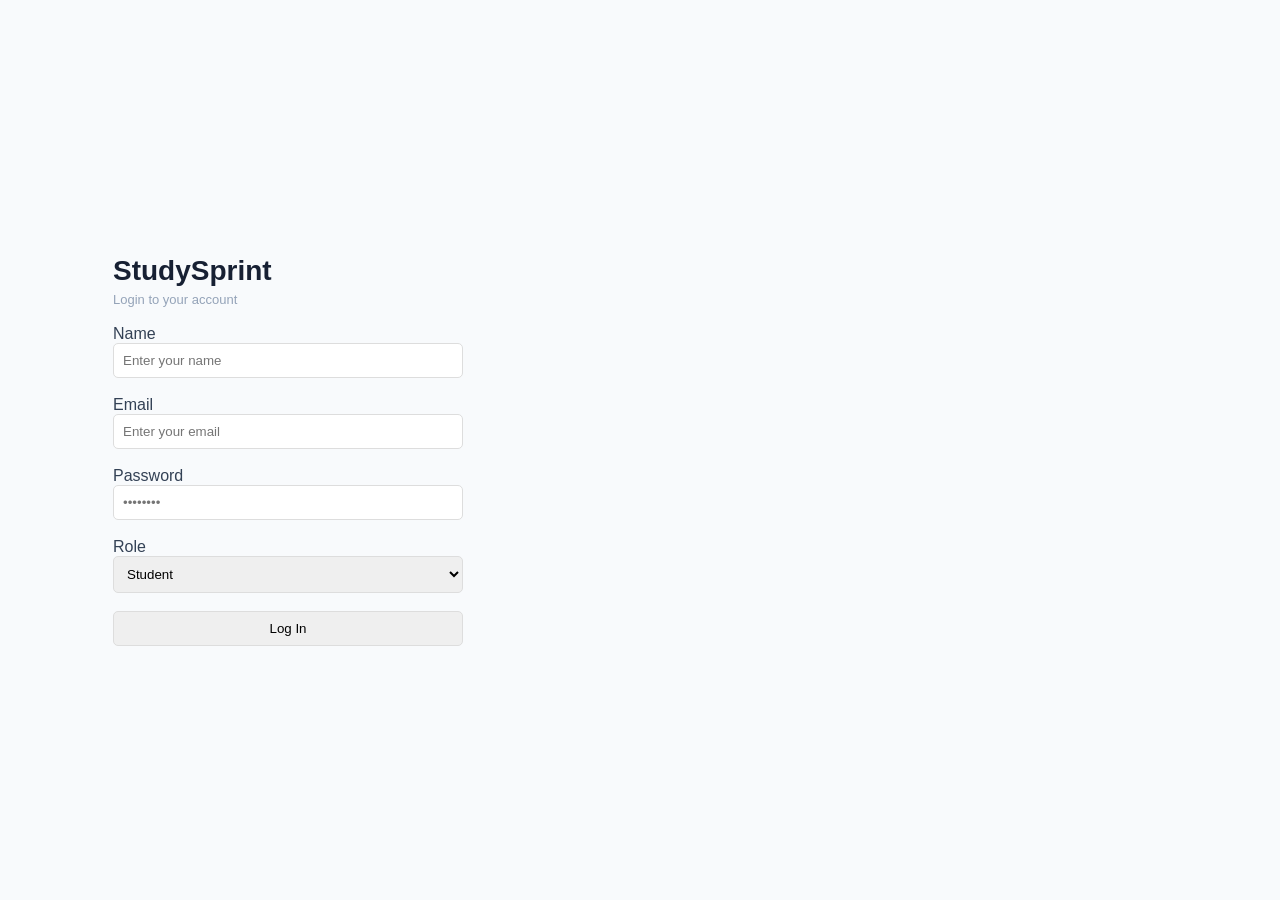
<file: index.html>
<!DOCTYPE html>
<html>
<head>
    <meta charset="UTF-8">
    <meta http-equiv="refresh" content="0; url=login.html">
    <title>StudySprint</title>
</head>

<body>

    <p>Loading StudySprint...</p>

</body>
</html>
</file>
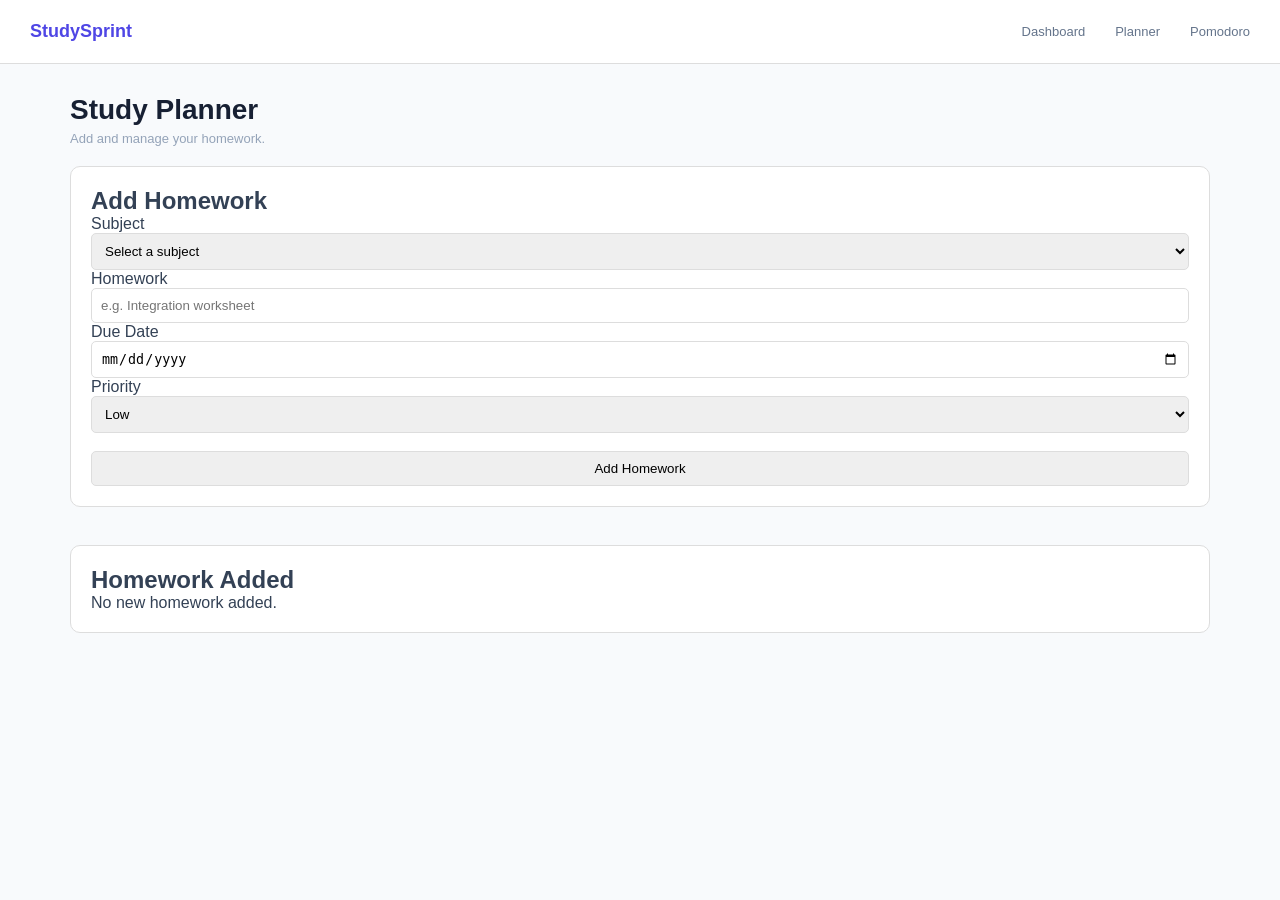
<file: data.htm>
<!DOCTYPE html>
<html lang="en">

<head>

    <meta charset="UTF-8">

    <meta name="viewport"
          content="width=device-width, initial-scale=1.0">

    <title>StudySprint Planner</title>

    <link rel="stylesheet" href="style.css">

</head>

<body>


<nav>

    <h2 class="logo">StudySprint</h2>

    <a href="homepage.htm">
        Dashboard
    </a>

    <a href="data.htm" class="active">
        Planner
    </a>

    <a href="other.htm">
        Pomodoro
    </a>

</nav>


<div class="container">


    <div class="page-heading">

        <h1>Study Planner</h1>

        <p class="subtitle">
            Add and manage your homework.
        </p>

    </div>


    <!-- ADD HOMEWORK -->

    <div class="card form-card">

        <h2>Add Homework</h2>


        <form onsubmit="addHomework(event)">


            <label>
                Subject
            </label>


            <select id="subject" required>

                <option value="">
                    Select a subject
                </option>

                <option>
                    Maths
                </option>

                <option>
                    English
                </option>

                <option>
                    Science
                </option>

                <option>
                    Computer Science
                </option>

                <option>
                    Geography
                </option>

            </select>


            <label>
                Homework
            </label>


            <input
                type="text"
                id="task"
                placeholder="e.g. Integration worksheet"
                required
            >


            <label>
                Due Date
            </label>


            <input
                type="date"
                id="dueDate"
                required
            >


            <label>
                Priority
            </label>


            <select id="priority">

                <option>
                    Low
                </option>

                <option>
                    Medium
                </option>

                <option>
                    High
                </option>

            </select>


            <br>
            <br>


            <input
                type="submit"
                value="Add Homework"
            >


        </form>

    </div>


    <br>


    <!-- RESULT -->

    <div class="card">

        <h2>Homework Added</h2>

        <div id="message">

            No new homework added.

        </div>

    </div>


</div>


<script src="script.js"></script>


</body>

</html>
</file>
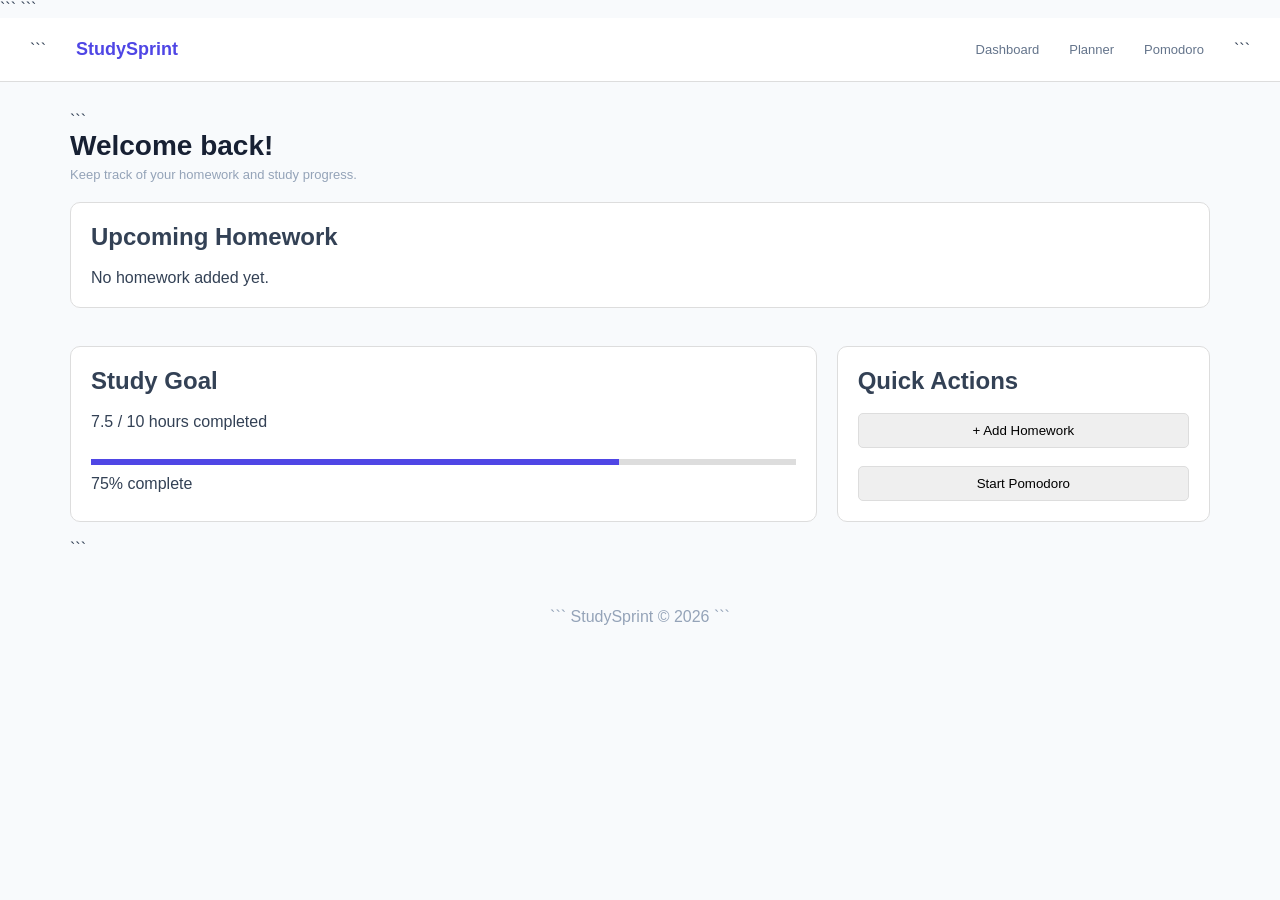
<file: homepage.htm>
<!DOCTYPE html>

<html lang="en">

<head>
    <meta charset="UTF-8">
    <meta name="viewport" content="width=device-width, initial-scale=1.0">

```
<title>StudySprint Dashboard</title>

<link rel="stylesheet" href="style.css">
```

</head>

<body>

<nav>

```
<h2 class="logo">
    StudySprint
</h2>

<a href="homepage.htm" class="active">
    Dashboard
</a>

<a href="data.htm">
    Planner
</a>

<a href="other.htm">
    Pomodoro
</a>
```

</nav>

<div class="container">

```
<!-- WELCOME -->

<div class="page-heading">

    <h1 id="message">
        Welcome back!
    </h1>

    <p id="userRole"></p>

    <p class="subtitle">
        Keep track of your homework and study progress.
    </p>

</div>


<!-- UPCOMING HOMEWORK -->

<div class="card">

    <h2>Upcoming Homework</h2>

    <br>

    <div id="homeworkList">

        <p>
            No homework added yet.
        </p>

    </div>

</div>


<br>


<!-- DASHBOARD INFORMATION -->

<div class="dashboard-grid">

    <!-- STUDY GOAL -->

    <div class="card">

        <h2>Study Goal</h2>

        <br>

        <p>
            7.5 / 10 hours completed
        </p>

        <br>

        <div class="progress-container">

            <div
                class="progress"
                style="width: 75%;">
            </div>

        </div>

        <p>
            75% complete
        </p>

    </div>


    <!-- QUICK ACTIONS -->

    <div class="card">

        <h2>Quick Actions</h2>

        <br>

        <a href="data.htm">

            <input
                type="button"
                value="+ Add Homework">

        </a>

        <br><br>

        <a href="other.htm">

            <input
                type="button"
                value="Start Pomodoro">

        </a>

    </div>

</div>


<br>


<!-- TEACHER AREA -->

<div
    id="teacherArea"
    class="card">

    <h2>Teacher/Admin Area</h2>

    <br>

    <p>
        Manage student information and monitor
        student progress.
    </p>

</div>
```

</div>

<footer>

```
StudySprint © 2026
```

</footer>

<script src="script.js"></script>

<script>


let name = new URLSearchParams(window.location.search).get("name");

if (name) {

    document.getElementById("message").innerHTML =
        "Hello " + name + "!";

}



let role = localStorage.getItem("userRole");



if (role) {

    document.getElementById("userRole").innerHTML =
        "Logged in as: <b>" + role + "</b>";

}




if (role === "Teacher" || role === "Admin") {

    document.getElementById("teacherArea").style.display =
        "block";

}
else {

    document.getElementById("teacherArea").style.display =
        "none";

}

</script>

</body>

</html>
</file>
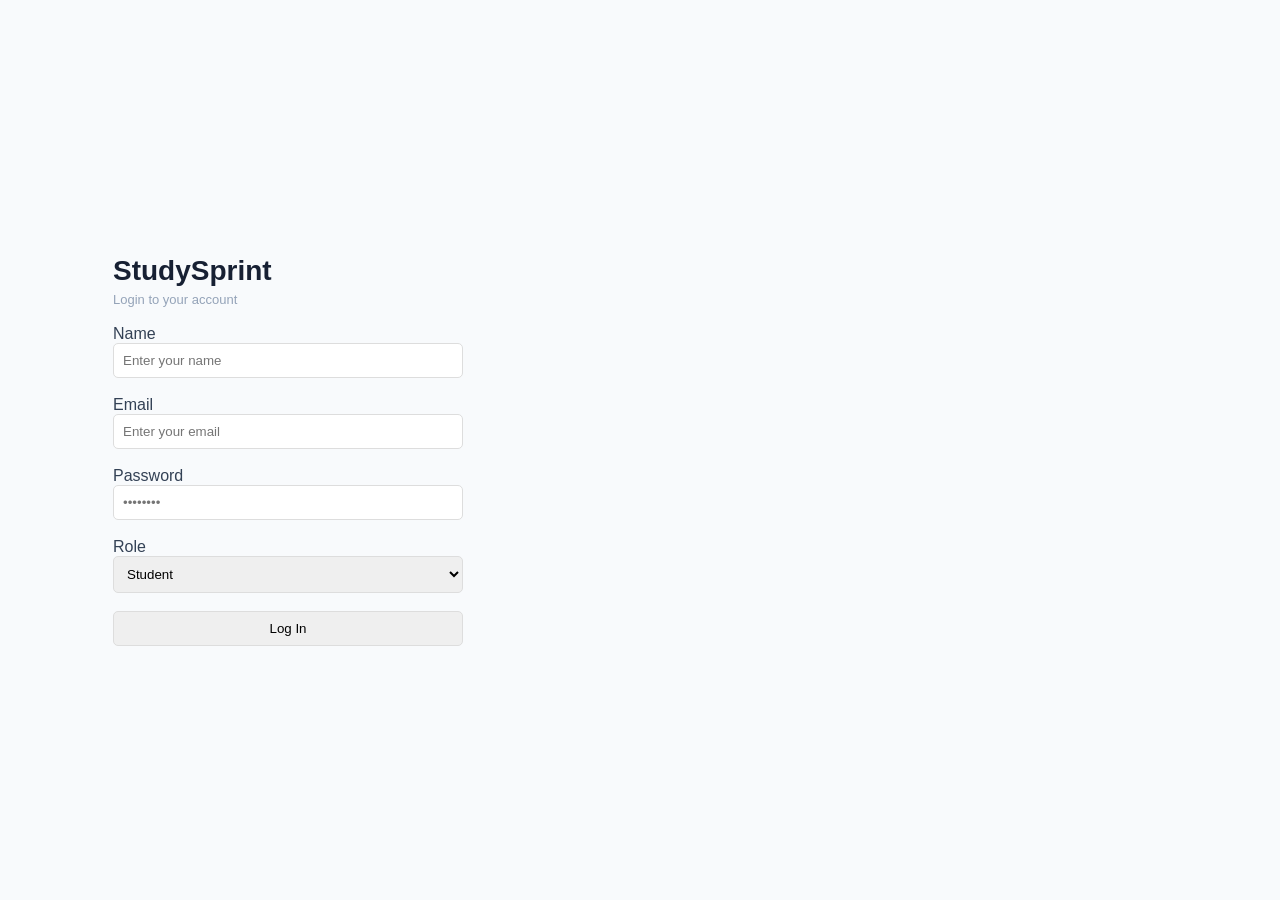
<file: login.html>
<!DOCTYPE html>
<html lang="en">

<head>
    <meta charset="UTF-8">
    <meta name="viewport" content="width=device-width, initial-scale=1.0">

    <title>Login - StudySprint</title>

    <link rel="stylesheet" href="style.css">
</head>

<body>

<div class="login-page">

    <div class="login-form-area">

        <div class="login-form">

            <h1>StudySprint</h1>

            <p class="subtitle">
                Login to your account
            </p>

            <br>

            <form onsubmit="loginUser(event)">

                <label>Name</label>
                <br>

                <input
                    type="text"
                    id="name"
                    placeholder="Enter your name"
                    required
                >

                <br><br>


                <label>Email</label>
                <br>

                <input
                    type="email"
                    id="email"
                    placeholder="Enter your email"
                    required
                >

                <br><br>


                <label>Password</label>
                <br>

                <input
                    type="password"
                    id="password"
                    placeholder="••••••••"
                    required
                >

                <br><br>


                <label>Role</label>
                <br>

                <select id="role" required>

                    <option value="Student">
                        Student
                    </option>

                    <option value="Teacher">
                        Teacher
                    </option>

                </select>

                <br><br>


                <input
                    type="submit"
                    value="Log In"
                >

            </form>

        </div>

    </div>

</div>


<script>

function loginUser(event) {

    event.preventDefault();


    let name =
        document.getElementById("name").value;

    let role =
        document.getElementById("role").value;


    localStorage.setItem("userRole", role);

    window.location.href =
        "homepage.htm?name=" +
        encodeURIComponent(name);

}

</script>

</body>

</html>
</file>
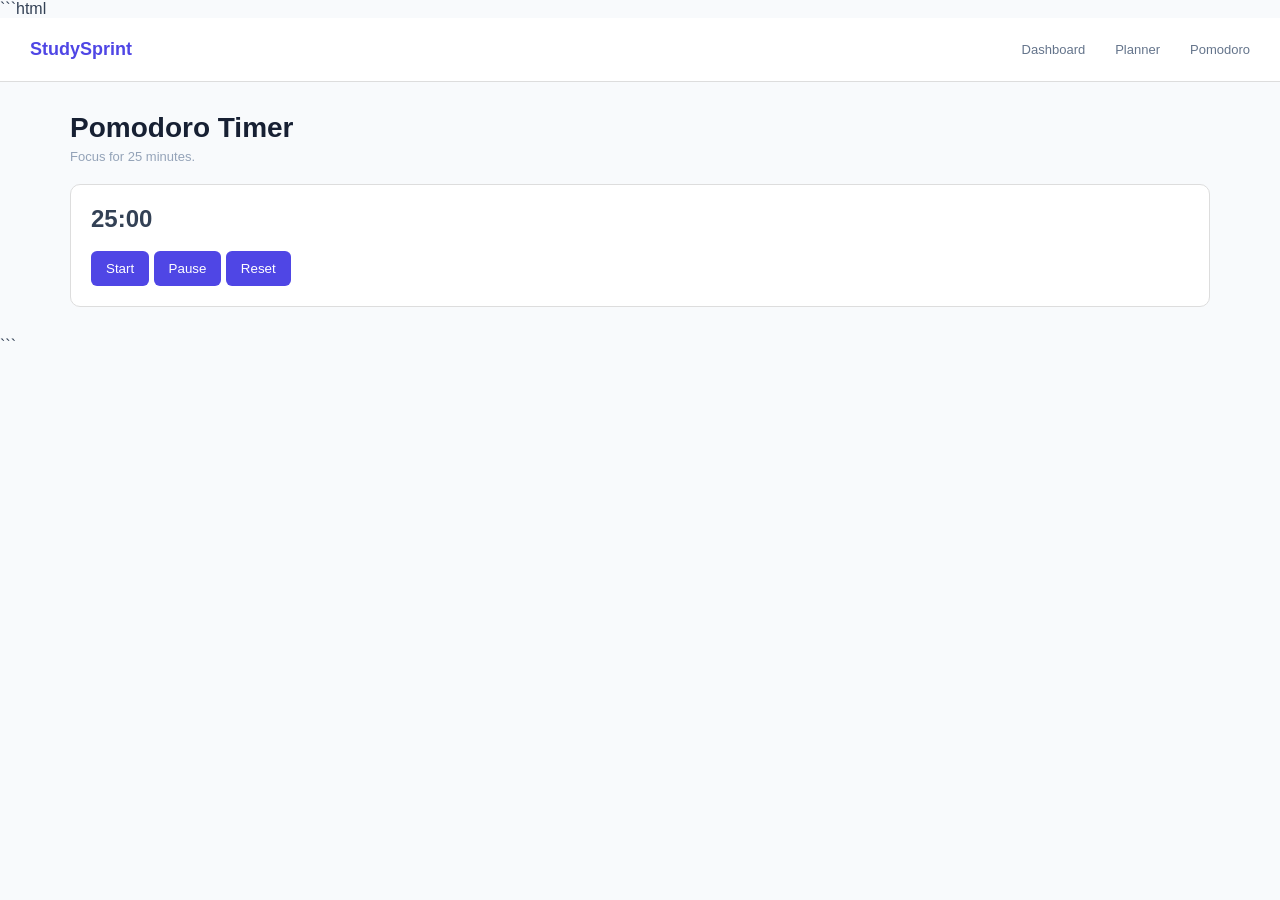
<file: other.htm>
```html
<!DOCTYPE html>
<html lang="en">

<head>

    <meta charset="UTF-8">

    <meta name="viewport"
          content="width=device-width, initial-scale=1.0">

    <title>StudySprint Pomodoro</title>

    <link rel="stylesheet" href="style.css">

</head>

<body>

<nav>

    <h2 class="logo">StudySprint</h2>

    <a href="homepage.htm">
        Dashboard
    </a>

    <a href="data.htm">
        Planner
    </a>

    <a href="other.htm" class="active">
        Pomodoro
    </a>

</nav>


<div class="container">

    <div class="page-heading">

        <h1>Pomodoro Timer</h1>

        <p class="subtitle">
            Focus for 25 minutes.
        </p>

    </div>


    <div class="card timer-card">

        <h2 id="timer">
            25:00
        </h2>

        <br>

        <button type="button" onclick="startTimer()">
            Start
        </button>

        <button type="button" onclick="pauseTimer()">
            Pause
        </button>

        <button type="button" onclick="resetTimer()">
            Reset
        </button>

    </div>

</div>


<script>

let time = 25 * 60;

let timerInterval = null;

function updateTimer() {

    let minutes = Math.floor(time / 60);

    let seconds = time % 60;

    if (seconds < 10) {
        seconds = "0" + seconds;
    }

    document.getElementById("timer").textContent =
        minutes + ":" + seconds;
}


function startTimer() {

    if (timerInterval !== null) {
        return;
    }

    timerInterval = setInterval(function() {

        if (time > 0) {

            time--;

            updateTimer();

        } else {

            clearInterval(timerInterval);

            timerInterval = null;

            alert("Pomodoro session complete!");

        }

    }, 1000);

}

function pauseTimer() {

    clearInterval(timerInterval);

    timerInterval = null;

}


function resetTimer() {

    clearInterval(timerInterval);

    timerInterval = null;

    time = 25 * 60;

    updateTimer();

}


updateTimer();

</script>

</body>

</html>
```
</file>
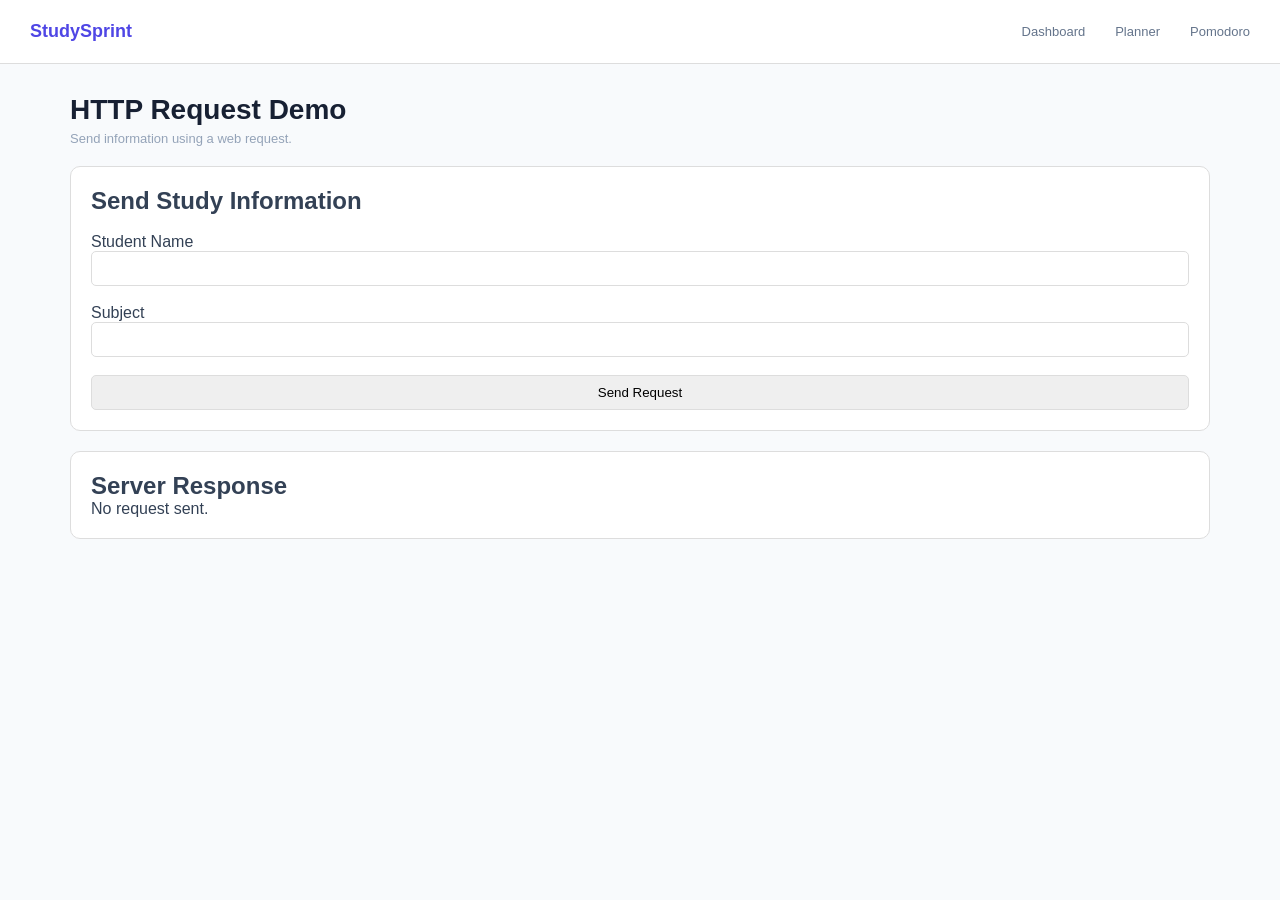
<file: request-demo.htm>
<!DOCTYPE html>
<html lang="en">

<head>

    <meta charset="UTF-8">

    <meta name="viewport"
          content="width=device-width, initial-scale=1.0">

    <title>HTTP Request - StudySprint</title>

    <link rel="stylesheet" href="style.css">

</head>

<body>

<nav>

    <h2 class="logo">StudySprint</h2>

    <a href="homepage.htm">
        Dashboard
    </a>

    <a href="data.htm">
        Planner
    </a>

    <a href="other.htm">
        Pomodoro
    </a>

</nav>


<div class="container">

    <div class="page-heading">

        <h1>HTTP Request Demo</h1>

        <p class="subtitle">
            Send information using a web request.
        </p>

    </div>


    <div class="card">

        <h2>Send Study Information</h2>

        <br>

        <form onsubmit="sendRequest(event)">

            <label>
                Student Name
            </label>

            <input
                type="text"
                id="studentName"
                required
            >

            <br>
            <br>

            <label>
                Subject
            </label>

            <input
                type="text"
                id="requestSubject"
                required
            >

            <br>
            <br>

            <input
                type="submit"
                value="Send Request"
            >

        </form>

    </div>


    <div class="card">

        <h2>Server Response</h2>

        <p id="response">
            No request sent.
        </p>

    </div>

</div>


<script>

function sendRequest(event) {

    event.preventDefault();

    let name =
        document.getElementById("studentName").value;

    let subject =
        document.getElementById("requestSubject").value;


    let data = {

        name: name,

        subject: subject

    };


    fetch("https://httpbin.org/post", {

        method: "POST",

        headers: {

            "Content-Type": "application/json"

        },

        body: JSON.stringify(data)

    })

    .then(response => response.json())

    .then(result => {

        document.getElementById("response").innerHTML =

            "Request successfully sent!<br><br>" +

            "<b>Name:</b> " +
            result.json.name +

            "<br>" +

            "<b>Subject:</b> " +
            result.json.subject;

    })

    .catch(error => {

        document.getElementById("response").innerHTML =

            "There was an error sending the request.";

    });

}

</script>

</body>

</html>
</file>
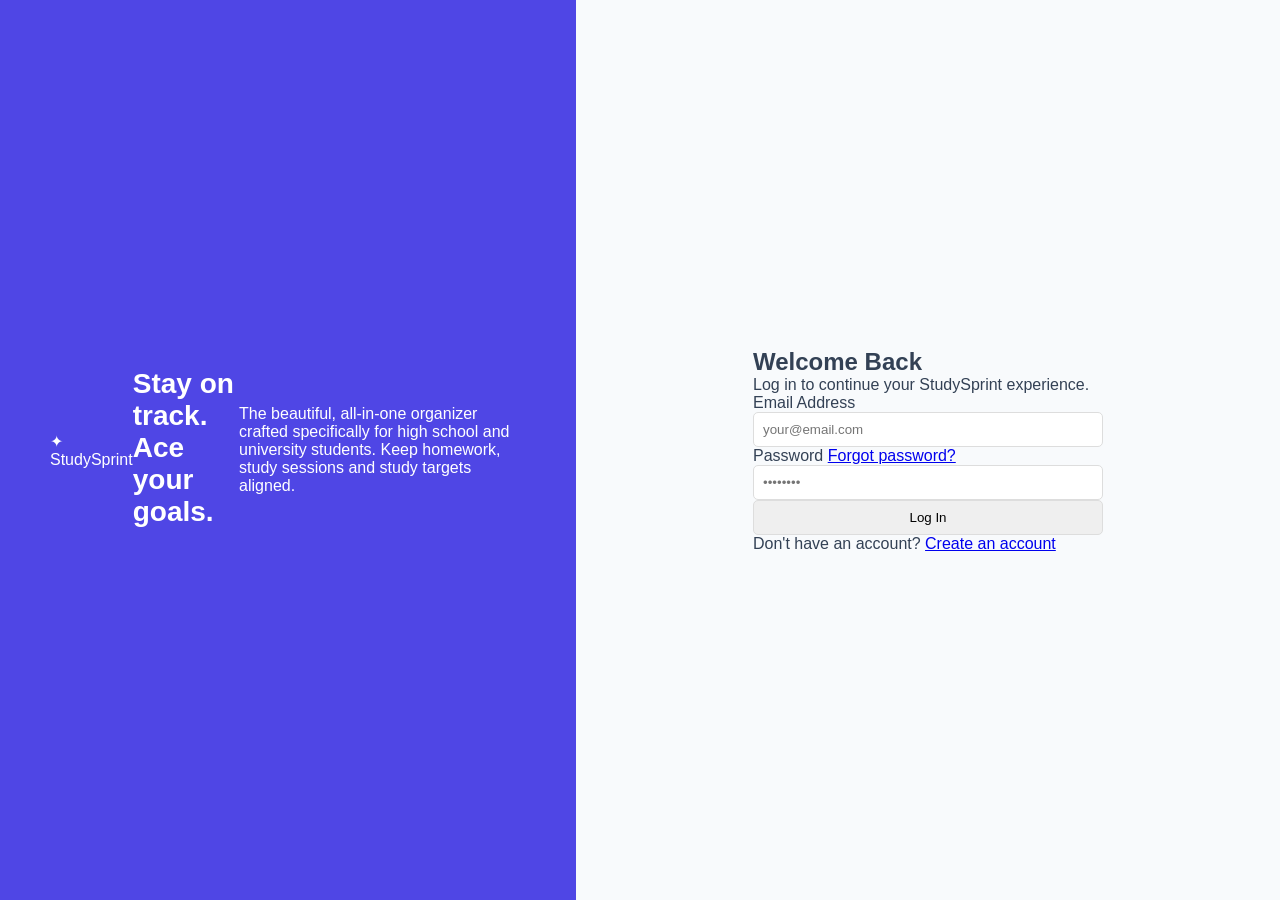
<file: test.htm>
<!DOCTYPE html>
<html lang="en">
<head>
   <meta charset="UTF-8">
   <meta name="viewport" content="width=device-width, initial-scale=1.0">
   <title>Login - StudySprint</title>
   <link rel="stylesheet" href="style.css">
</head>
<body>
<div class="login-page">
   <!-- LEFT SIDE -->
   <div class="login-brand">
       <div class="brand-logo">
           <span>✦</span>
           StudySprint
       </div>
       <h1>
           Stay on track.
           <span>Ace your goals.</span>
       </h1>
       <p>
           The beautiful, all-in-one organizer crafted
           specifically for high school and university
           students. Keep homework, study sessions and
           study targets aligned.
       </p>
       <div class="feature-boxes">
           <div class="feature-box"></div>
           <div class="feature-box"></div>
           <div class="feature-box"></div>
       </div>
   </div>
   <!-- LOGIN FORM -->
   <div class="login-form-area">
       <div class="login-form">
           <h2>
               Welcome Back
           </h2>
           <p class="form-subtitle">
               Log in to continue your StudySprint experience.
           </p>
           <form onsubmit="loginUser(event)">
               <label>
                   Email Address
               </label>
               <input type="email" placeholder="your@email.com" required>
               <label>
                   Password
                   <a href="#" class="forgot">
                       Forgot password?
                   </a>
               </label>
               <input type="password" placeholder="••••••••" required>
               <input type="submit" value="Log In" class="login-button">
           </form>
           <div class="signup">
               Don't have an account?
               <a href="#">
                   Create an account
               </a>
           </div>
       </div>
   </div>
</div>
<script>
function loginUser(event) {
   event.preventDefault();
   window.location.href = "homepage.htm";
}
</script>
</body>
</html>
</file>
<file: style.css>
* {
    margin: 0;
    padding: 0;
    box-sizing: border-box;
}

body {
    font-family: Arial, sans-serif;
    background: #f8fafc;
    color: #334155;
}

nav {
    height: 64px;
    background: white;
    display: flex;
    align-items: center;
    padding: 0 30px;
    gap: 30px;
    border-bottom: 1px solid #ddd;
}

.logo {
    color: #4f46e5;
    font-size: 18px;
    font-weight: bold;
    margin-right: auto;
}

nav a {
    text-decoration: none;
    color: #64748b;
    font-size: 13px;
}

nav a:hover {
    color: #4f46e5;
}

.container {
    max-width: 1200px;
    margin: auto;
    padding: 30px;
}

h1 {
    color: #172033;
    font-size: 28px;
    margin-bottom: 5px;
}

.subtitle {
    color: #94a3b8;
    font-size: 13px;
}

.card {
    background: white;
    border: 1px solid #ddd;
    border-radius: 10px;
    padding: 20px;
    margin-top: 20px;
}

.dashboard-grid,
.planner-layout,
.pomodoro-layout {
    display: grid;
    gap: 20px;
}

.dashboard-grid {
    grid-template-columns: 2fr 1fr;
}

.planner-layout,
.pomodoro-layout {
    grid-template-columns: 1fr 300px;
}

.homework-item {
    display: flex;
    justify-content: space-between;
    padding: 12px 0;
    border-bottom: 1px solid #eee;
}

.homework-title {
    font-size: 12px;
    font-weight: bold;
}

.homework-subtitle,
.due {
    color: #94a3b8;
    font-size: 10px;
}

.priority {
    padding: 5px 8px;
    border-radius: 5px;
    font-size: 9px;
}

.high {
    color: red;
    background: #fee2e2;
}

.medium {
    color: orange;
    background: #fef3c7;
}

.low {
    color: green;
    background: #dcfce7;
}

.goal-card {
    text-align: center;
}

.goal-circle {
    width: 120px;
    height: 120px;
    margin: 15px auto;
    border-radius: 50%;
    background: #4f46e5;
    display: flex;
    align-items: center;
    justify-content: center;
}

.goal-inner {
    width: 90px;
    height: 90px;
    border-radius: 50%;
    background: white;
    display: flex;
    align-items: center;
    justify-content: center;
    font-weight: bold;
}

.progress-container {
    height: 6px;
    background: #ddd;
    margin: 10px 0;
}

.progress {
    height: 100%;
    background: #4f46e5;
}

button {
    background: #4f46e5;
    color: white;
    border: none;
    padding: 10px 15px;
    border-radius: 6px;
    cursor: pointer;
}

button:hover {
    background: #3730a3;
}

.week {
    display: grid;
    grid-template-columns: repeat(5, 1fr);
    gap: 8px;
}

.day-column {
    background: white;
    border: 1px solid #ddd;
    border-radius: 8px;
    min-height: 300px;
}

.day-header {
    text-align: center;
    padding: 12px;
    background: #f8fafc;
}

.day-name {
    font-size: 10px;
    color: #94a3b8;
}

.session {
    margin: 10px;
    padding: 10px;
    background: #f0efff;
    border-left: 3px solid #4f46e5;
}

input,
select,
textarea {
    width: 100%;
    padding: 9px;
    border: 1px solid #ddd;
    border-radius: 5px;
}

.timer {
    width: 220px;
    height: 220px;
    margin: 20px auto;
    border-radius: 50%;
    background: #4f46e5;
    display: flex;
    align-items: center;
    justify-content: center;
}

.timer-display {
    width: 180px;
    height: 180px;
    border-radius: 50%;
    background: white;
    display: flex;
    align-items: center;
    justify-content: center;
    font-size: 35px;
    font-weight: bold;
}

.login-page {
    min-height: 100vh;
    display: grid;
    grid-template-columns: 45% 55%;
}

.login-brand {
    background: #4f46e5;
    color: white;
    padding: 50px;
    display: flex;
    align-items: center;
}

.login-brand h1 {
    color: white;
}

.login-form-area {
    display: flex;
    align-items: center;
    justify-content: center;
}

.login-form {
    width: 350px;
}

footer {
    text-align: center;
    padding: 20px;
    color: #94a3b8;
}

@media (max-width: 800px) {
    .dashboard-grid,
    .planner-layout,
    .pomodoro-layout,
    .login-page {
        grid-template-columns: 1fr;
    }

    .login-brand {
        display: none;
    }
}
</file>
